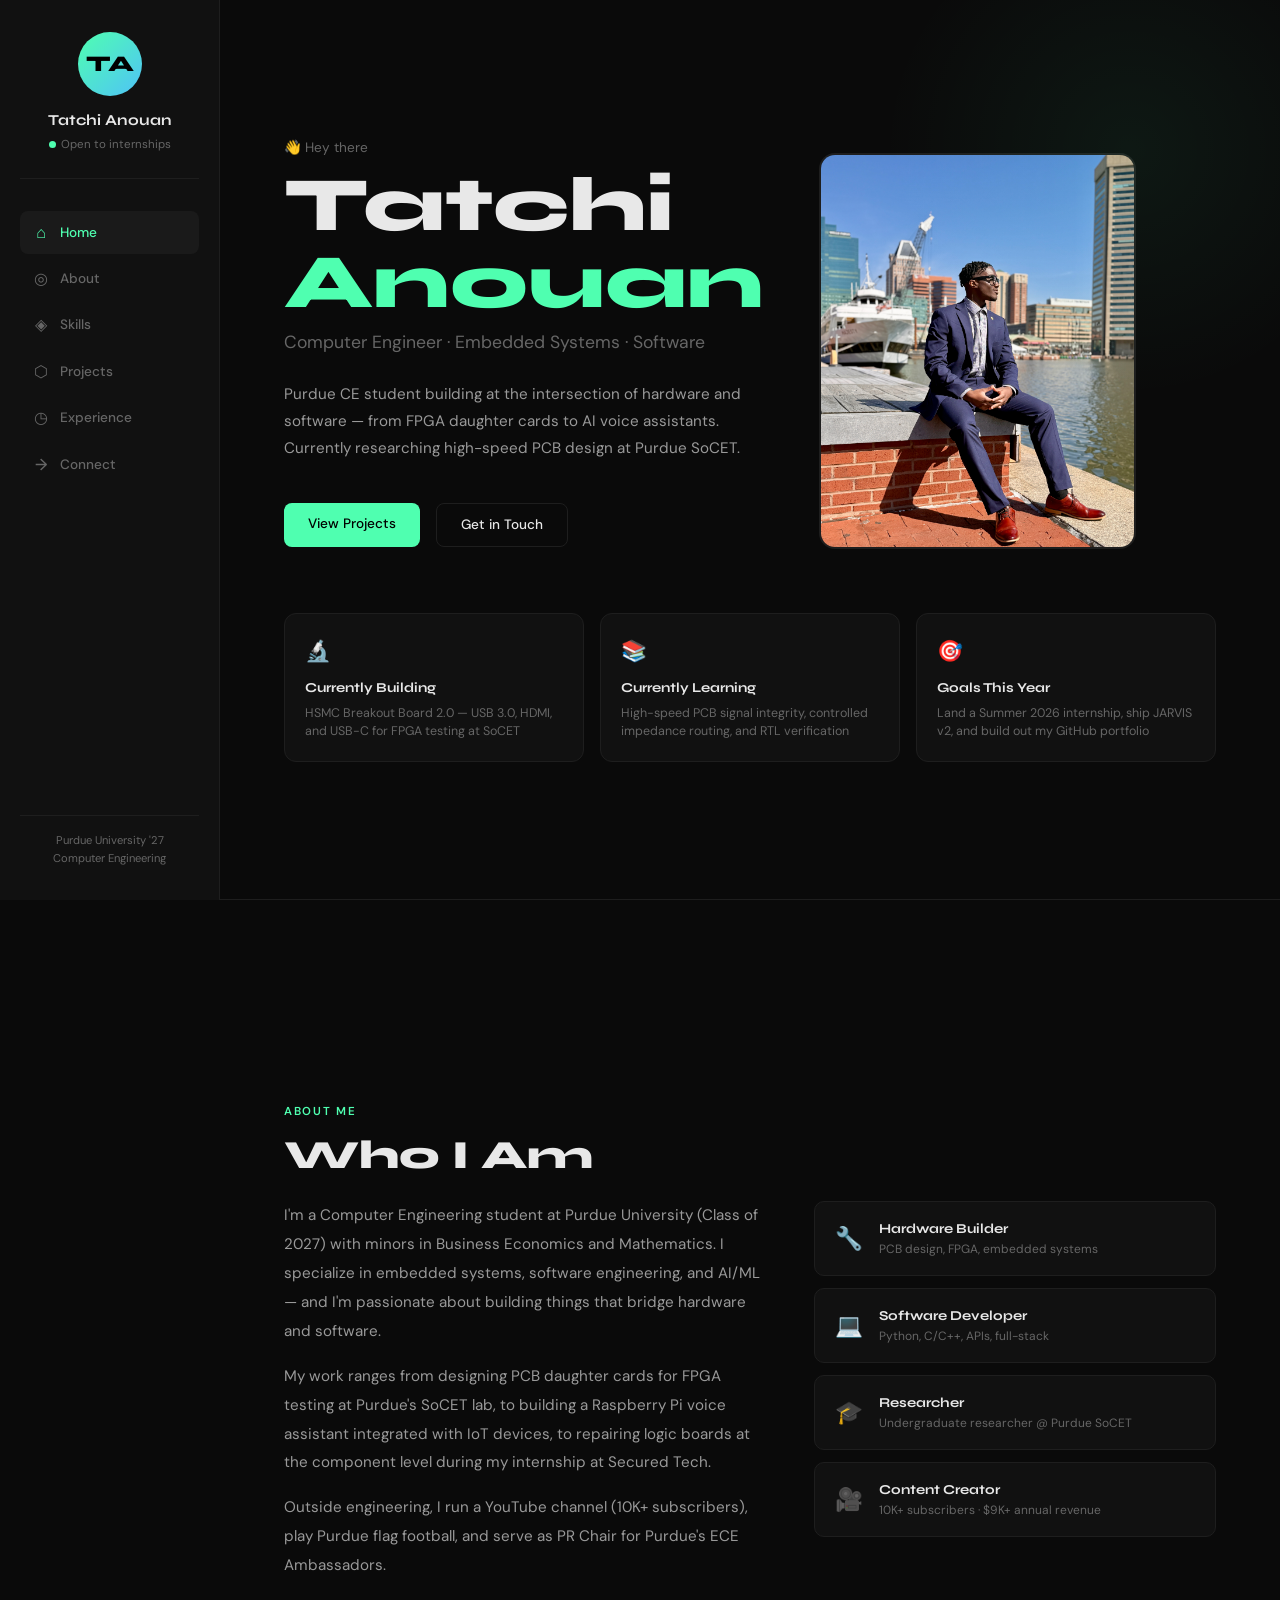
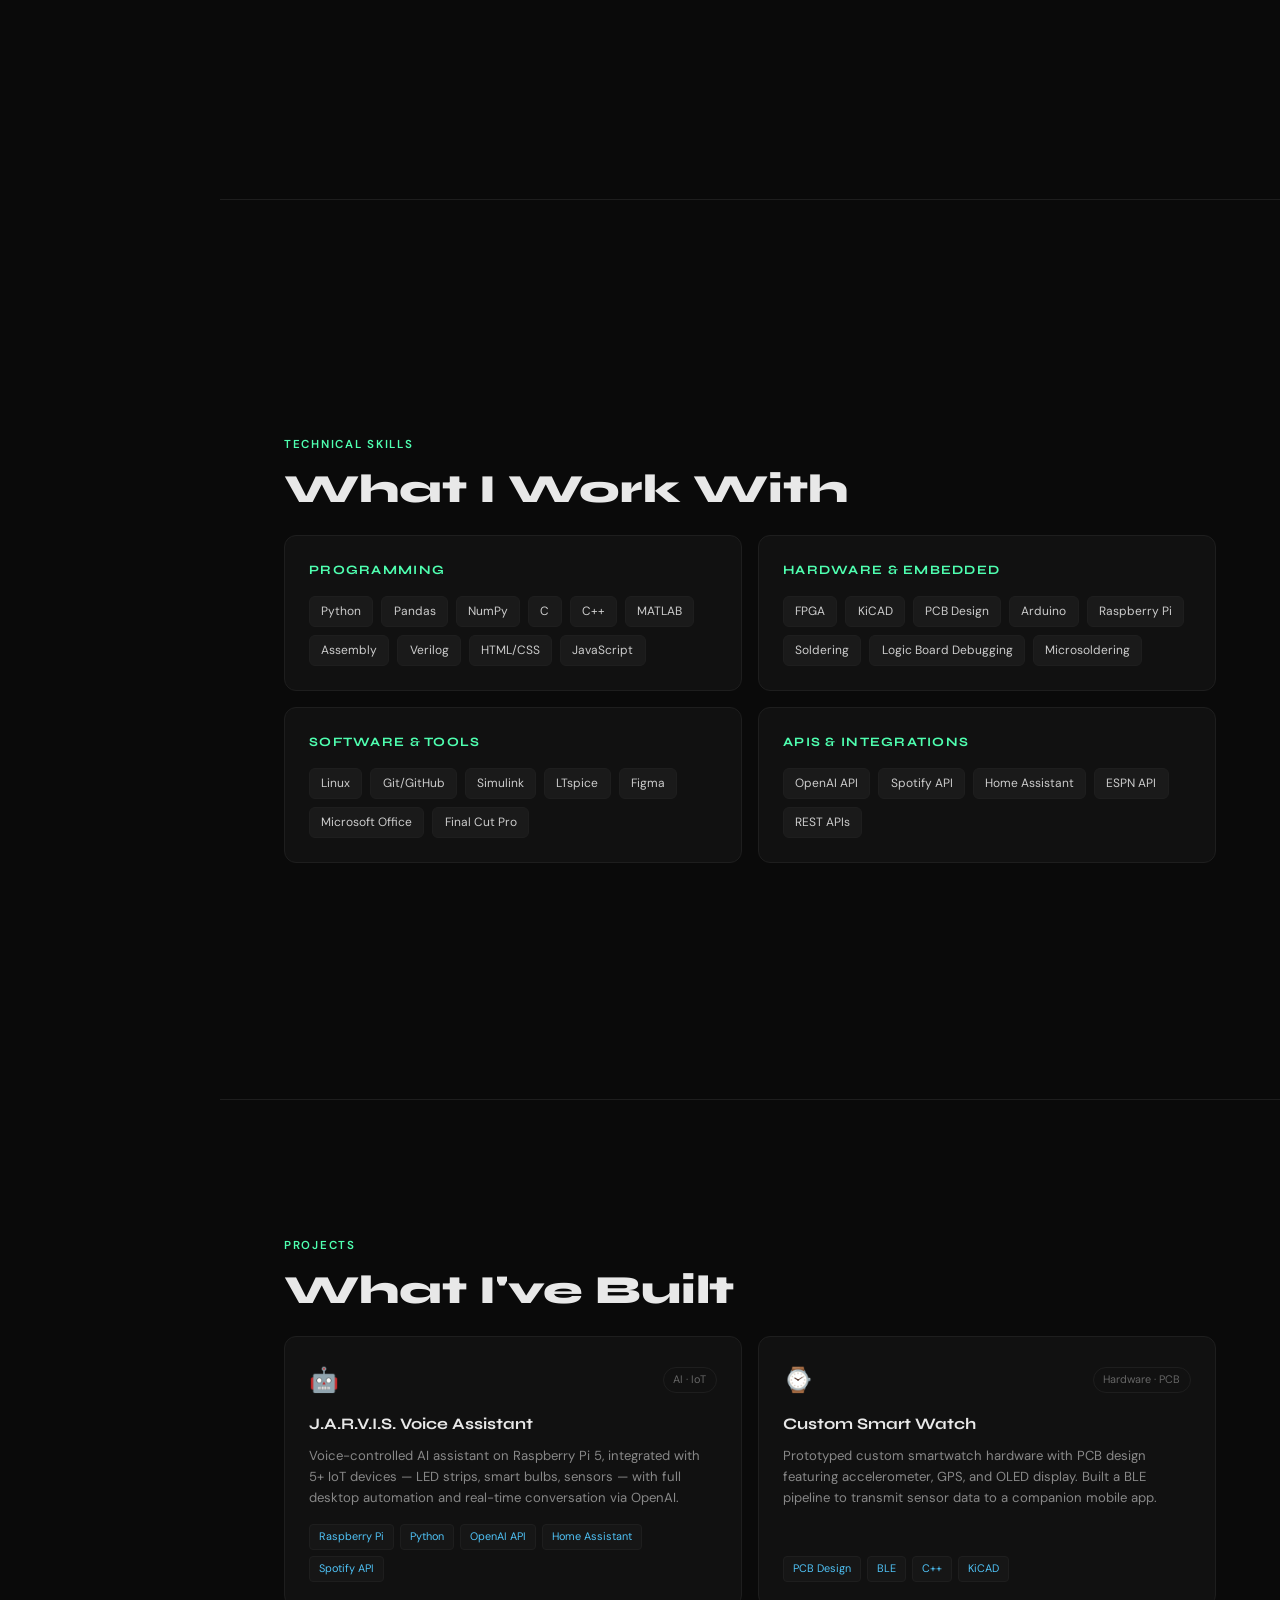
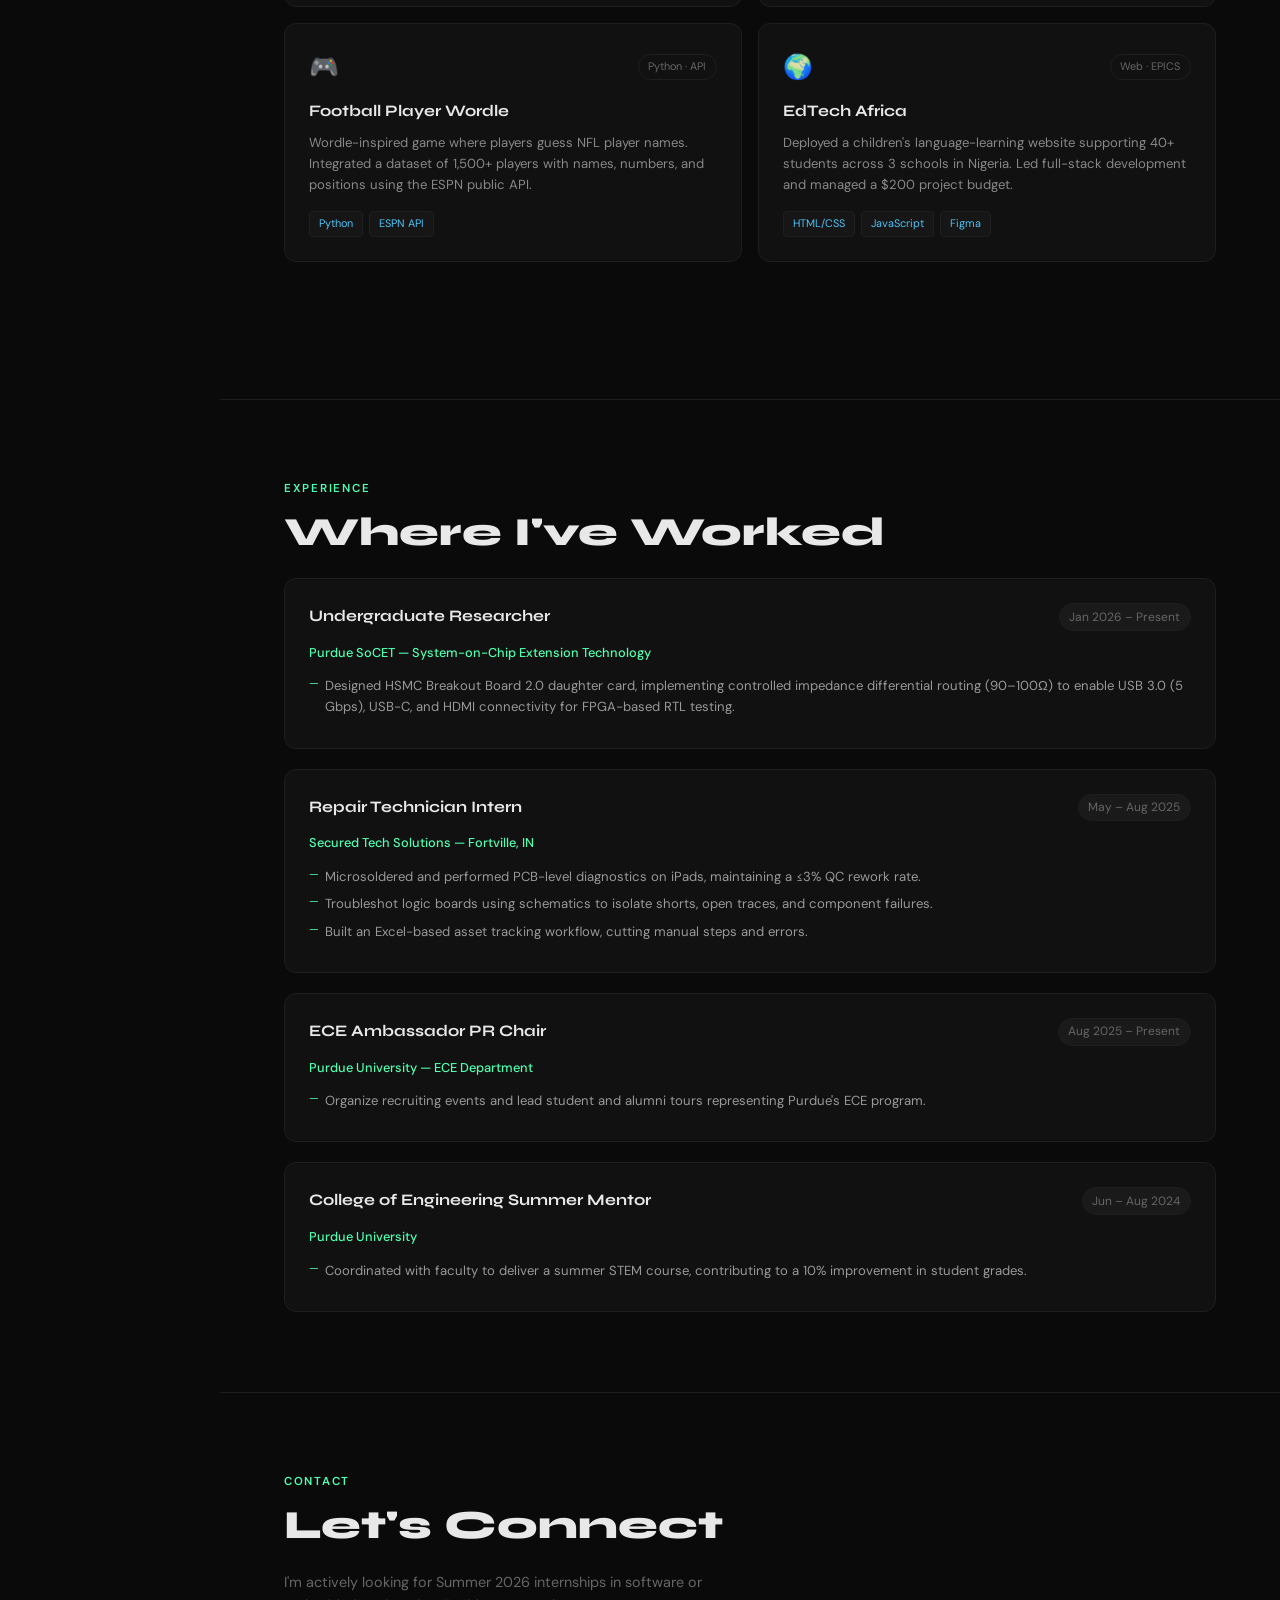
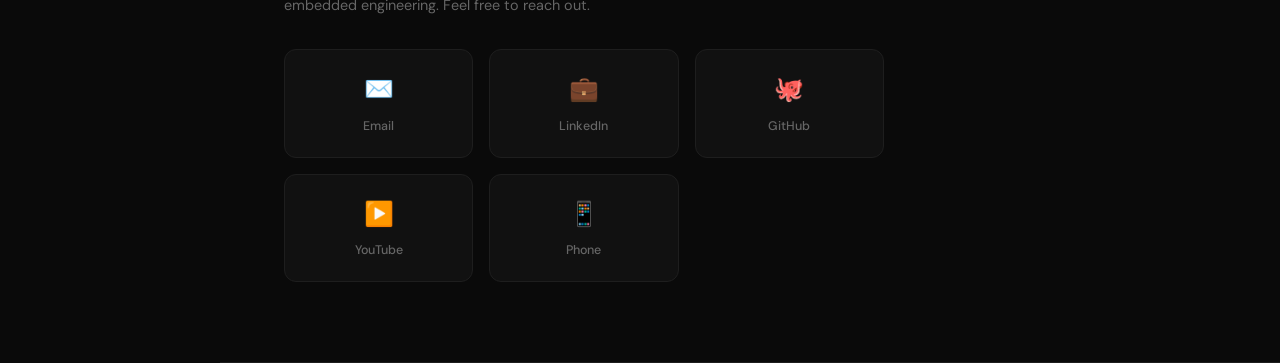
<file: index.html>
<!DOCTYPE html>
<html lang="en">

<head>
  <meta charset="UTF-8" />
  <meta name="viewport" content="width=device-width, initial-scale=1.0" />
  <title>Tatchi Anouan — Portfolio</title>
  <link
    href="https://fonts.googleapis.com/css2?family=Syne:wght@400;600;700;800&family=DM+Sans:wght@300;400;500&display=swap"
    rel="stylesheet" />
  <style>
    *,
    *::before,
    *::after {
      box-sizing: border-box;
      margin: 0;
      padding: 0;
    }

    :root {
      --bg: #0a0a0a;
      --surface: #111111;
      --border: #1e1e1e;
      --text: #e8e8e8;
      --muted: #666;
      --accent: #4fffb0;
      --accent2: #4fc3f7;
      --font-head: 'Syne', sans-serif;
      --font-body: 'DM Sans', sans-serif;
    }

    html {
      scroll-behavior: smooth;
    }

    body {
      background: var(--bg);
      color: var(--text);
      font-family: var(--font-body);
      font-weight: 400;
      line-height: 1.6;
    }

    /* ── SIDEBAR ── */
    .sidebar {
      position: fixed;
      top: 0;
      left: 0;
      width: 220px;
      height: 100vh;
      background: var(--surface);
      border-right: 1px solid var(--border);
      display: flex;
      flex-direction: column;
      padding: 2rem 1.25rem;
      z-index: 100;
    }

    .sidebar-profile {
      text-align: center;
      margin-bottom: 2rem;
      padding-bottom: 1.5rem;
      border-bottom: 1px solid var(--border);
    }

    .avatar {
      width: 64px;
      height: 64px;
      border-radius: 50%;
      background: linear-gradient(135deg, var(--accent), var(--accent2));
      display: flex;
      align-items: center;
      justify-content: center;
      font-family: var(--font-head);
      font-size: 1.4rem;
      font-weight: 800;
      color: #000;
      margin: 0 auto 0.75rem;
    }

    .sidebar-name {
      font-family: var(--font-head);
      font-weight: 700;
      font-size: 0.95rem;
      color: var(--text);
    }

    .sidebar-role {
      font-size: 0.72rem;
      color: var(--muted);
      margin-top: 0.2rem;
    }

    .status-dot {
      display: inline-block;
      width: 7px;
      height: 7px;
      background: var(--accent);
      border-radius: 50%;
      margin-right: 5px;
      animation: pulse 2s infinite;
    }

    @keyframes pulse {

      0%,
      100% {
        opacity: 1;
      }

      50% {
        opacity: 0.3;
      }
    }

    nav {
      flex: 1;
    }

    nav a {
      display: flex;
      align-items: center;
      gap: 0.6rem;
      padding: 0.55rem 0.75rem;
      border-radius: 8px;
      color: var(--muted);
      text-decoration: none;
      font-size: 0.85rem;
      font-weight: 500;
      transition: all 0.2s;
      margin-bottom: 0.2rem;
    }

    nav a:hover,
    nav a.active {
      background: #1a1a1a;
      color: var(--text);
    }

    nav a.active {
      color: var(--accent);
    }

    nav a .icon {
      font-size: 1rem;
      width: 18px;
      text-align: center;
    }

    .sidebar-footer {
      font-size: 0.7rem;
      color: var(--muted);
      text-align: center;
      padding-top: 1rem;
      border-top: 1px solid var(--border);
    }

    /* ── MAIN ── */
    main {
      margin-left: 220px;
      padding: 0;
    }

    section {
      min-height: 100vh;
      padding: 5rem 4rem;
      border-bottom: 1px solid var(--border);
    }

    .section-label {
      font-size: 0.72rem;
      font-weight: 600;
      letter-spacing: 0.15em;
      text-transform: uppercase;
      color: var(--accent);
      margin-bottom: 0.75rem;
    }

    .section-title {
      font-family: var(--font-head);
      font-size: 2.5rem;
      font-weight: 800;
      color: var(--text);
      margin-bottom: 1.5rem;
      line-height: 1.1;
    }

    /* ── HERO ── */
    #home {
      display: flex;
      flex-direction: column;
      justify-content: center;
      position: relative;
      overflow: hidden;
    }

    .hero-bg {
      position: absolute;
      top: -100px;
      right: -100px;
      width: 500px;
      height: 500px;
      background: radial-gradient(circle, rgba(79, 255, 176, 0.06) 0%, transparent 70%);
      pointer-events: none;
    }

    .hero-greeting {
      font-size: 0.85rem;
      color: var(--muted);
      margin-bottom: 0.5rem;
      display: flex;
      align-items: center;
      gap: 0.5rem;
    }

    .hero-name {
      font-family: var(--font-head);
      font-size: clamp(3rem, 6vw, 5.5rem);
      font-weight: 800;
      line-height: 1;
      margin-bottom: 0.5rem;
    }

    .hero-name span {
      color: var(--accent);
    }

    .hero-sub {
      font-size: 1.1rem;
      color: var(--muted);
      margin-bottom: 1.5rem;
      max-width: 520px;
    }

    .hero-desc {
      font-size: 0.95rem;
      color: #999;
      max-width: 500px;
      margin-bottom: 2.5rem;
      line-height: 1.8;
    }

    .btn-row {
      display: flex;
      gap: 1rem;
      flex-wrap: wrap;
    }

    .btn {
      padding: 0.65rem 1.5rem;
      border-radius: 8px;
      font-family: var(--font-body);
      font-size: 0.85rem;
      font-weight: 500;
      cursor: pointer;
      text-decoration: none;
      transition: all 0.2s;
      display: inline-block;
    }

    .btn-primary {
      background: var(--accent);
      color: #000;
      border: none;
    }

    .btn-primary:hover {
      background: #3de89a;
      transform: translateY(-1px);
    }

    .btn-outline {
      background: transparent;
      color: var(--text);
      border: 1px solid var(--border);
    }

    .btn-outline:hover {
      border-color: var(--accent);
      color: var(--accent);
    }

    .focus-cards {
      display: grid;
      grid-template-columns: repeat(3, 1fr);
      gap: 1rem;
      margin-top: 4rem;
    }

    .focus-card {
      background: var(--surface);
      border: 1px solid var(--border);
      border-radius: 12px;
      padding: 1.25rem;
      transition: border-color 0.2s;
    }

    .focus-card:hover {
      border-color: #333;
    }

    .focus-card .icon {
      font-size: 1.3rem;
      margin-bottom: 0.6rem;
    }

    .focus-card h4 {
      font-family: var(--font-head);
      font-size: 0.85rem;
      font-weight: 700;
      margin-bottom: 0.3rem;
    }

    .focus-card p {
      font-size: 0.78rem;
      color: var(--muted);
      line-height: 1.5;
    }

    /* ── ABOUT ── */
    #about {
      display: flex;
      flex-direction: column;
      justify-content: center;
    }

    .about-grid {
      display: grid;
      grid-template-columns: 1.2fr 1fr;
      gap: 3rem;
      align-items: start;
    }

    .about-text p {
      color: #999;
      font-size: 0.95rem;
      line-height: 1.9;
      margin-bottom: 1rem;
    }

    .about-cards {
      display: flex;
      flex-direction: column;
      gap: 0.75rem;
    }

    .about-card {
      background: var(--surface);
      border: 1px solid var(--border);
      border-radius: 10px;
      padding: 1rem 1.25rem;
      display: flex;
      align-items: center;
      gap: 1rem;
    }

    .about-card .icon {
      font-size: 1.4rem;
    }

    .about-card h4 {
      font-family: var(--font-head);
      font-size: 0.85rem;
      font-weight: 700;
    }

    .about-card p {
      font-size: 0.75rem;
      color: var(--muted);
    }

    /* ── SKILLS ── */
    #skills {
      display: flex;
      flex-direction: column;
      justify-content: center;
    }

    .skills-grid {
      display: grid;
      grid-template-columns: repeat(2, 1fr);
      gap: 1rem;
    }

    .skill-group {
      background: var(--surface);
      border: 1px solid var(--border);
      border-radius: 12px;
      padding: 1.5rem;
    }

    .skill-group h3 {
      font-family: var(--font-head);
      font-size: 0.8rem;
      font-weight: 700;
      text-transform: uppercase;
      letter-spacing: 0.1em;
      color: var(--accent);
      margin-bottom: 1rem;
    }

    .pills {
      display: flex;
      flex-wrap: wrap;
      gap: 0.5rem;
    }

    .pill {
      background: #1a1a1a;
      border: 1px solid var(--border);
      border-radius: 6px;
      padding: 0.3rem 0.7rem;
      font-size: 0.75rem;
      color: #ccc;
      transition: all 0.2s;
    }

    .pill:hover {
      border-color: var(--accent);
      color: var(--accent);
    }

    /* ── EXPERIENCE ── */
    #experience {
      display: flex;
      flex-direction: column;
      justify-content: center;
    }

    .timeline {
      display: flex;
      flex-direction: column;
      gap: 1.25rem;
    }

    .timeline-item {
      background: var(--surface);
      border: 1px solid var(--border);
      border-radius: 12px;
      padding: 1.5rem;
      position: relative;
      transition: border-color 0.2s;
    }

    .timeline-item:hover {
      border-color: #333;
    }

    .timeline-header {
      display: flex;
      justify-content: space-between;
      align-items: flex-start;
      margin-bottom: 0.75rem;
      flex-wrap: wrap;
      gap: 0.5rem;
    }

    .timeline-header h3 {
      font-family: var(--font-head);
      font-size: 1rem;
      font-weight: 700;
    }

    .timeline-date {
      font-size: 0.75rem;
      color: var(--muted);
      background: #1a1a1a;
      padding: 0.2rem 0.6rem;
      border-radius: 20px;
      border: 1px solid var(--border);
      white-space: nowrap;
    }

    .timeline-company {
      font-size: 0.8rem;
      color: var(--accent);
      margin-bottom: 0.75rem;
      font-weight: 500;
    }

    .timeline-item ul {
      list-style: none;
      padding: 0;
    }

    .timeline-item ul li {
      font-size: 0.82rem;
      color: #999;
      padding-left: 1rem;
      position: relative;
      margin-bottom: 0.4rem;
      line-height: 1.6;
    }

    .timeline-item ul li::before {
      content: '—';
      position: absolute;
      left: 0;
      color: var(--accent);
      font-size: 0.7rem;
    }

    /* ── PROJECTS ── */
    #projects {
      display: flex;
      flex-direction: column;
      justify-content: center;
    }

    .projects-grid {
      display: grid;
      grid-template-columns: repeat(2, 1fr);
      gap: 1rem;
    }

    .project-card {
      background: var(--surface);
      border: 1px solid var(--border);
      border-radius: 12px;
      padding: 1.5rem;
      transition: all 0.2s;
      display: flex;
      flex-direction: column;
    }

    .project-card:hover {
      border-color: #2a2a2a;
      transform: translateY(-2px);
    }

    .project-card-top {
      display: flex;
      justify-content: space-between;
      align-items: center;
      margin-bottom: 0.75rem;
    }

    .project-icon {
      font-size: 1.5rem;
    }

    .project-tag {
      font-size: 0.68rem;
      padding: 0.2rem 0.6rem;
      border-radius: 20px;
      border: 1px solid var(--border);
      color: var(--muted);
    }

    .project-card h3 {
      font-family: var(--font-head);
      font-size: 1rem;
      font-weight: 700;
      margin-bottom: 0.5rem;
    }

    .project-card p {
      font-size: 0.82rem;
      color: #888;
      line-height: 1.6;
      flex: 1;
      margin-bottom: 1rem;
    }

    .project-tech {
      display: flex;
      flex-wrap: wrap;
      gap: 0.4rem;
    }

    .tech-badge {
      font-size: 0.68rem;
      padding: 0.2rem 0.55rem;
      background: #161616;
      border: 1px solid var(--border);
      border-radius: 4px;
      color: var(--accent2);
    }

    /* ── CONNECT ── */
    #connect {
      display: flex;
      flex-direction: column;
      justify-content: center;
      min-height: 60vh;
    }

    .connect-grid {
      display: grid;
      grid-template-columns: repeat(3, 1fr);
      gap: 1rem;
      max-width: 600px;
    }

    .connect-card {
      background: var(--surface);
      border: 1px solid var(--border);
      border-radius: 12px;
      padding: 1.25rem;
      text-decoration: none;
      text-align: center;
      transition: all 0.2s;
      display: flex;
      flex-direction: column;
      align-items: center;
      gap: 0.5rem;
    }

    .connect-card:hover {
      border-color: var(--accent);
      transform: translateY(-2px);
    }

    .connect-card .icon {
      font-size: 1.5rem;
    }

    .connect-card span {
      font-size: 0.78rem;
      color: var(--muted);
      font-weight: 500;
    }

    /* ── MOBILE ── */
    .mobile-nav {
      display: none;
      position: fixed;
      top: 0;
      left: 0;
      right: 0;
      background: var(--surface);
      border-bottom: 1px solid var(--border);
      padding: 1rem 1.5rem;
      z-index: 100;
      justify-content: space-between;
      align-items: center;
    }

    .mobile-nav-name {
      font-family: var(--font-head);
      font-weight: 800;
      font-size: 1rem;
    }

    .mobile-nav-links {
      display: flex;
      gap: 1rem;
    }

    .mobile-nav-links a {
      color: var(--muted);
      text-decoration: none;
      font-size: 0.78rem;
    }

    @media (max-width: 900px) {
      .sidebar {
        display: none;
      }

      .mobile-nav {
        display: flex;
      }

      main {
        margin-left: 0;
      }

      section {
        padding: 5rem 1.5rem 3rem;
      }

      .about-grid {
        grid-template-columns: 1fr;
      }

      .skills-grid {
        grid-template-columns: 1fr;
      }

      .projects-grid {
        grid-template-columns: 1fr;
      }

      .focus-cards {
        grid-template-columns: 1fr;
      }

      .connect-grid {
        grid-template-columns: repeat(2, 1fr);
      }

      .hero-name {
        font-size: 3rem;
      }
    }
  </style>
</head>

<body>

  <!-- Mobile Nav -->
  <nav class="mobile-nav">
    <span class="mobile-nav-name">TA</span>
    <div class="mobile-nav-links">
      <a href="#home">Home</a>
      <a href="#about">About</a>
      <a href="#skills">Skills</a>
      <a href="#projects">Projects</a>
      <a href="#experience">Experience</a>
      <a href="#connect">Connect</a>
    </div>
  </nav>

  <!-- Sidebar -->
  <aside class="sidebar">
    <div class="sidebar-profile">
      <div class="avatar">TA</div>
      <div class="sidebar-name">Tatchi Anouan</div>
      <div class="sidebar-role"><span class="status-dot"></span>Open to internships</div>
    </div>

    <nav>
      <a href="#home" class="active"><span class="icon">⌂</span> Home</a>
      <a href="#about"><span class="icon">◎</span> About</a>
      <a href="#skills"><span class="icon">◈</span> Skills</a>
      <a href="#projects"><span class="icon">⬡</span> Projects</a>
      <a href="#experience"><span class="icon">◷</span> Experience</a>
      <a href="#connect"><span class="icon">→</span> Connect</a>
    </nav>

    <div class="sidebar-footer">
      Purdue University '27<br />Computer Engineering
    </div>
  </aside>

  <!-- Main -->
  <main>
    <!-- HOME -->
    <section id="home">
      <div class="hero-bg"></div>
      <div style="display: flex; justify-content: space-between; align-items: flex-start; gap: 2rem;">

        <!-- Left: text content -->
        <div style="flex: 1; max-width: 55%;">
          <div class="hero-greeting">👋 Hey there</div>
          <h1 class="hero-name">Tatchi<br /><span>Anouan</span></h1>
          <p class="hero-sub">Computer Engineer · Embedded Systems · Software</p>
          <p class="hero-desc">
            Purdue CE student building at the intersection of hardware and software —
            from FPGA daughter cards to AI voice assistants. Currently researching
            high-speed PCB design at Purdue SoCET.
          </p>
          <div class="btn-row">
            <a href="#projects" class="btn btn-primary">View Projects</a>
            <a href="#connect" class="btn btn-outline">Get in Touch</a>
          </div>
        </div>

        <!-- Right: photo -->
        <img src="IMG_6072.JPEG" alt="Tatchi Anouan"
          style="width: 34%; max-width: 400px; aspect-ratio: 4/5; object-fit: cover; border-radius: 16px; border: 2px solid #1e1e1e; flex-shrink: 0; margin-top: 1rem; margin-right: 5rem;" />

      </div>

      <div class="focus-cards">
        <div class="focus-card">
          <div class="icon">🔬</div>
          <h4>Currently Building</h4>
          <p>HSMC Breakout Board 2.0 — USB 3.0, HDMI, and USB-C for FPGA testing at SoCET</p>
        </div>
        <div class="focus-card">
          <div class="icon">📚</div>
          <h4>Currently Learning</h4>
          <p>High-speed PCB signal integrity, controlled impedance routing, and RTL verification</p>
        </div>
        <div class="focus-card">
          <div class="icon">🎯</div>
          <h4>Goals This Year</h4>
          <p>Land a Summer 2026 internship, ship JARVIS v2, and build out my GitHub portfolio</p>
        </div>
      </div>
    </section>

    <!-- ABOUT -->
    <section id="about">
      <div class="section-label">About Me</div>
      <h2 class="section-title">Who I Am</h2>
      <div class="about-grid">
        <div class="about-text">
          <p>
            I'm a Computer Engineering student at Purdue University (Class of 2027) with minors in
            Business Economics and Mathematics. I specialize in embedded systems, software engineering,
            and AI/ML — and I'm passionate about building things that bridge hardware and software.
          </p>
          <p>
            My work ranges from designing PCB daughter cards for FPGA testing at Purdue's SoCET lab,
            to building a Raspberry Pi voice assistant integrated with IoT devices, to repairing
            logic boards at the component level during my internship at Secured Tech.
          </p>
          <p>
            Outside engineering, I run a YouTube channel (10K+ subscribers), play Purdue flag
            football, and serve as PR Chair for Purdue's ECE Ambassadors.
          </p>
        </div>
        <div class="about-cards">
          <div class="about-card">
            <div class="icon">🔧</div>
            <div>
              <h4>Hardware Builder</h4>
              <p>PCB design, FPGA, embedded systems</p>
            </div>
          </div>
          <div class="about-card">
            <div class="icon">💻</div>
            <div>
              <h4>Software Developer</h4>
              <p>Python, C/C++, APIs, full-stack</p>
            </div>
          </div>
          <div class="about-card">
            <div class="icon">🎓</div>
            <div>
              <h4>Researcher</h4>
              <p>Undergraduate researcher @ Purdue SoCET</p>
            </div>
          </div>
          <div class="about-card">
            <div class="icon">🎥</div>
            <div>
              <h4>Content Creator</h4>
              <p>10K+ subscribers · $9K+ annual revenue</p>
            </div>
          </div>
        </div>
      </div>
    </section>

    <!-- SKILLS -->
    <section id="skills">
      <div class="section-label">Technical Skills</div>
      <h2 class="section-title">What I Work With</h2>
      <div class="skills-grid">
        <div class="skill-group">
          <h3>Programming</h3>
          <div class="pills">
            <span class="pill">Python</span>
            <span class="pill">Pandas</span>
            <span class="pill">NumPy</span>
            <span class="pill">C</span>
            <span class="pill">C++</span>
            <span class="pill">MATLAB</span>
            <span class="pill">Assembly</span>
            <span class="pill">Verilog</span>
            <span class="pill">HTML/CSS</span>
            <span class="pill">JavaScript</span>
          </div>
        </div>
        <div class="skill-group">
          <h3>Hardware & Embedded</h3>
          <div class="pills">
            <span class="pill">FPGA</span>
            <span class="pill">KiCAD</span>
            <span class="pill">PCB Design</span>
            <span class="pill">Arduino</span>
            <span class="pill">Raspberry Pi</span>
            <span class="pill">Soldering</span>
            <span class="pill">Logic Board Debugging</span>
            <span class="pill">Microsoldering</span>
          </div>
        </div>
        <div class="skill-group">
          <h3>Software & Tools</h3>
          <div class="pills">
            <span class="pill">Linux</span>
            <span class="pill">Git/GitHub</span>
            <span class="pill">Simulink</span>
            <span class="pill">LTspice</span>
            <span class="pill">Figma</span>
            <span class="pill">Microsoft Office</span>
            <span class="pill">Final Cut Pro</span>
          </div>
        </div>
        <div class="skill-group">
          <h3>APIs & Integrations</h3>
          <div class="pills">
            <span class="pill">OpenAI API</span>
            <span class="pill">Spotify API</span>
            <span class="pill">Home Assistant</span>
            <span class="pill">ESPN API</span>
            <span class="pill">REST APIs</span>
          </div>
        </div>
      </div>
    </section>

    <!-- PROJECTS -->
    <section id="projects">
      <div class="section-label">Projects</div>
      <h2 class="section-title">What I've Built</h2>
      <div class="projects-grid">
        <div class="project-card">
          <div class="project-card-top">
            <div class="project-icon">🤖</div>
            <span class="project-tag">AI · IoT</span>
          </div>
          <h3>J.A.R.V.I.S. Voice Assistant</h3>
          <p>Voice-controlled AI assistant on Raspberry Pi 5, integrated with 5+ IoT devices — LED strips, smart bulbs,
            sensors — with full desktop automation and real-time conversation via OpenAI.</p>
          <div class="project-tech">
            <span class="tech-badge">Raspberry Pi</span>
            <span class="tech-badge">Python</span>
            <span class="tech-badge">OpenAI API</span>
            <span class="tech-badge">Home Assistant</span>
            <span class="tech-badge">Spotify API</span>
          </div>
        </div>

        <div class="project-card">
          <div class="project-card-top">
            <div class="project-icon">⌚</div>
            <span class="project-tag">Hardware · PCB</span>
          </div>
          <h3>Custom Smart Watch</h3>
          <p>Prototyped custom smartwatch hardware with PCB design featuring accelerometer, GPS, and OLED display. Built
            a BLE pipeline to transmit sensor data to a companion mobile app.</p>
          <div class="project-tech">
            <span class="tech-badge">PCB Design</span>
            <span class="tech-badge">BLE</span>
            <span class="tech-badge">C++</span>
            <span class="tech-badge">KiCAD</span>
          </div>
        </div>

        <div class="project-card">
          <div class="project-card-top">
            <div class="project-icon">🎮</div>
            <span class="project-tag">Python · API</span>
          </div>
          <h3>Football Player Wordle</h3>
          <p>Wordle-inspired game where players guess NFL player names. Integrated a dataset of 1,500+ players with
            names, numbers, and positions using the ESPN public API.</p>
          <div class="project-tech">
            <span class="tech-badge">Python</span>
            <span class="tech-badge">ESPN API</span>
          </div>
        </div>

        <div class="project-card">
          <div class="project-card-top">
            <div class="project-icon">🌍</div>
            <span class="project-tag">Web · EPICS</span>
          </div>
          <h3>EdTech Africa</h3>
          <p>Deployed a children's language-learning website supporting 40+ students across 3 schools in Nigeria. Led
            full-stack development and managed a $200 project budget.</p>
          <div class="project-tech">
            <span class="tech-badge">HTML/CSS</span>
            <span class="tech-badge">JavaScript</span>
            <span class="tech-badge">Figma</span>
          </div>
        </div>
      </div>
    </section>

    <!-- EXPERIENCE -->
    <section id="experience">
      <div class="section-label">Experience</div>
      <h2 class="section-title">Where I've Worked</h2>
      <div class="timeline">

        <div class="timeline-item">
          <div class="timeline-header">
            <h3>Undergraduate Researcher</h3>
            <span class="timeline-date">Jan 2026 – Present</span>
          </div>
          <div class="timeline-company">Purdue SoCET — System-on-Chip Extension Technology</div>
          <ul>
            <li>Designed HSMC Breakout Board 2.0 daughter card, implementing controlled impedance differential routing
              (90–100Ω) to enable USB 3.0 (5 Gbps), USB-C, and HDMI connectivity for FPGA-based RTL testing.</li>
          </ul>
        </div>

        <div class="timeline-item">
          <div class="timeline-header">
            <h3>Repair Technician Intern</h3>
            <span class="timeline-date">May – Aug 2025</span>
          </div>
          <div class="timeline-company">Secured Tech Solutions — Fortville, IN</div>
          <ul>
            <li>Microsoldered and performed PCB-level diagnostics on iPads, maintaining a ≤3% QC rework rate.</li>
            <li>Troubleshot logic boards using schematics to isolate shorts, open traces, and component failures.</li>
            <li>Built an Excel-based asset tracking workflow, cutting manual steps and errors.</li>
          </ul>
        </div>

        <div class="timeline-item">
          <div class="timeline-header">
            <h3>ECE Ambassador PR Chair</h3>
            <span class="timeline-date">Aug 2025 – Present</span>
          </div>
          <div class="timeline-company">Purdue University — ECE Department</div>
          <ul>
            <li>Organize recruiting events and lead student and alumni tours representing Purdue's ECE program.</li>
          </ul>
        </div>

        <div class="timeline-item">
          <div class="timeline-header">
            <h3>College of Engineering Summer Mentor</h3>
            <span class="timeline-date">Jun – Aug 2024</span>
          </div>
          <div class="timeline-company">Purdue University</div>
          <ul>
            <li>Coordinated with faculty to deliver a summer STEM course, contributing to a 10% improvement in student
              grades.</li>
          </ul>
        </div>

      </div>
    </section>

    <!-- CONNECT -->
    <section id="connect">
      <div class="section-label">Contact</div>
      <h2 class="section-title">Let's Connect</h2>
      <p style="color: var(--muted); font-size: 0.9rem; margin-bottom: 2rem; max-width: 420px;">
        I'm actively looking for Summer 2026 internships in software or embedded engineering. Feel free to reach out.
      </p>
      <div class="connect-grid">
        <a href="mailto:Tanouan@purdue.edu" class="connect-card">
          <div class="icon">✉️</div>
          <span>Email</span>
        </a>
        <a href="https://linkedin.com/in/tanouan" target="_blank" class="connect-card">
          <div class="icon">💼</div>
          <span>LinkedIn</span>
        </a>
        <a href="https://dknyc05.github.io" target="_blank" class="connect-card">
          <div class="icon">🐙</div>
          <span>GitHub</span>
        </a>
        <a href="https://youtube.com/@Itz_DkPlayz" target="_blank" class="connect-card">
          <div class="icon">▶️</div>
          <span>YouTube</span>
        </a>
        <a href="tel:3175038710" class="connect-card">
          <div class="icon">📱</div>
          <span>Phone</span>
        </a>
      </div>
    </section>

  </main>

  <script>
    // Active nav highlight on scroll
    const sections = document.querySelectorAll('section');
    const navLinks = document.querySelectorAll('.sidebar nav a');

    const observer = new IntersectionObserver((entries) => {
      entries.forEach(entry => {
        if (entry.isIntersecting) {
          navLinks.forEach(link => {
            link.classList.remove('active');
            if (link.getAttribute('href') === '#' + entry.target.id) {
              link.classList.add('active');
            }
          });
        }
      });
    }, { threshold: 0.4 });

    sections.forEach(s => observer.observe(s));
  </script>

</body>

</html>
</file>
